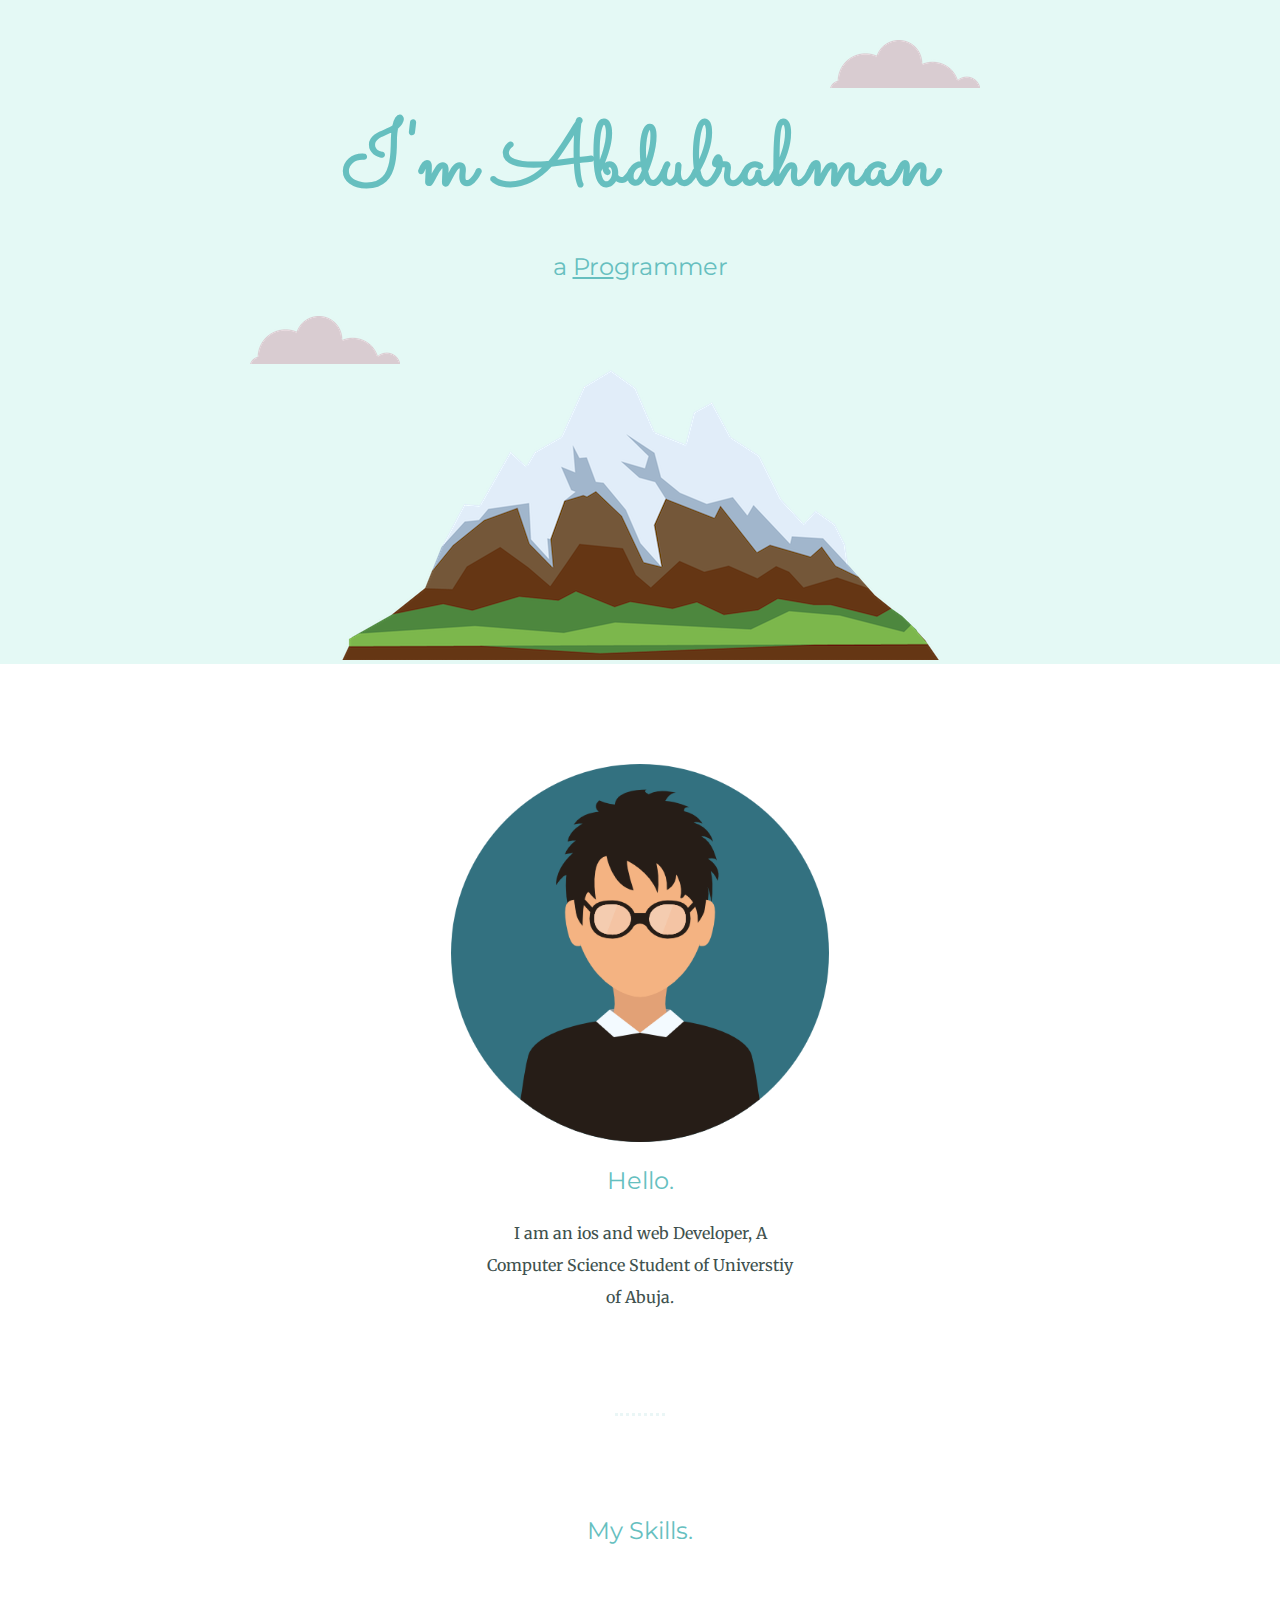
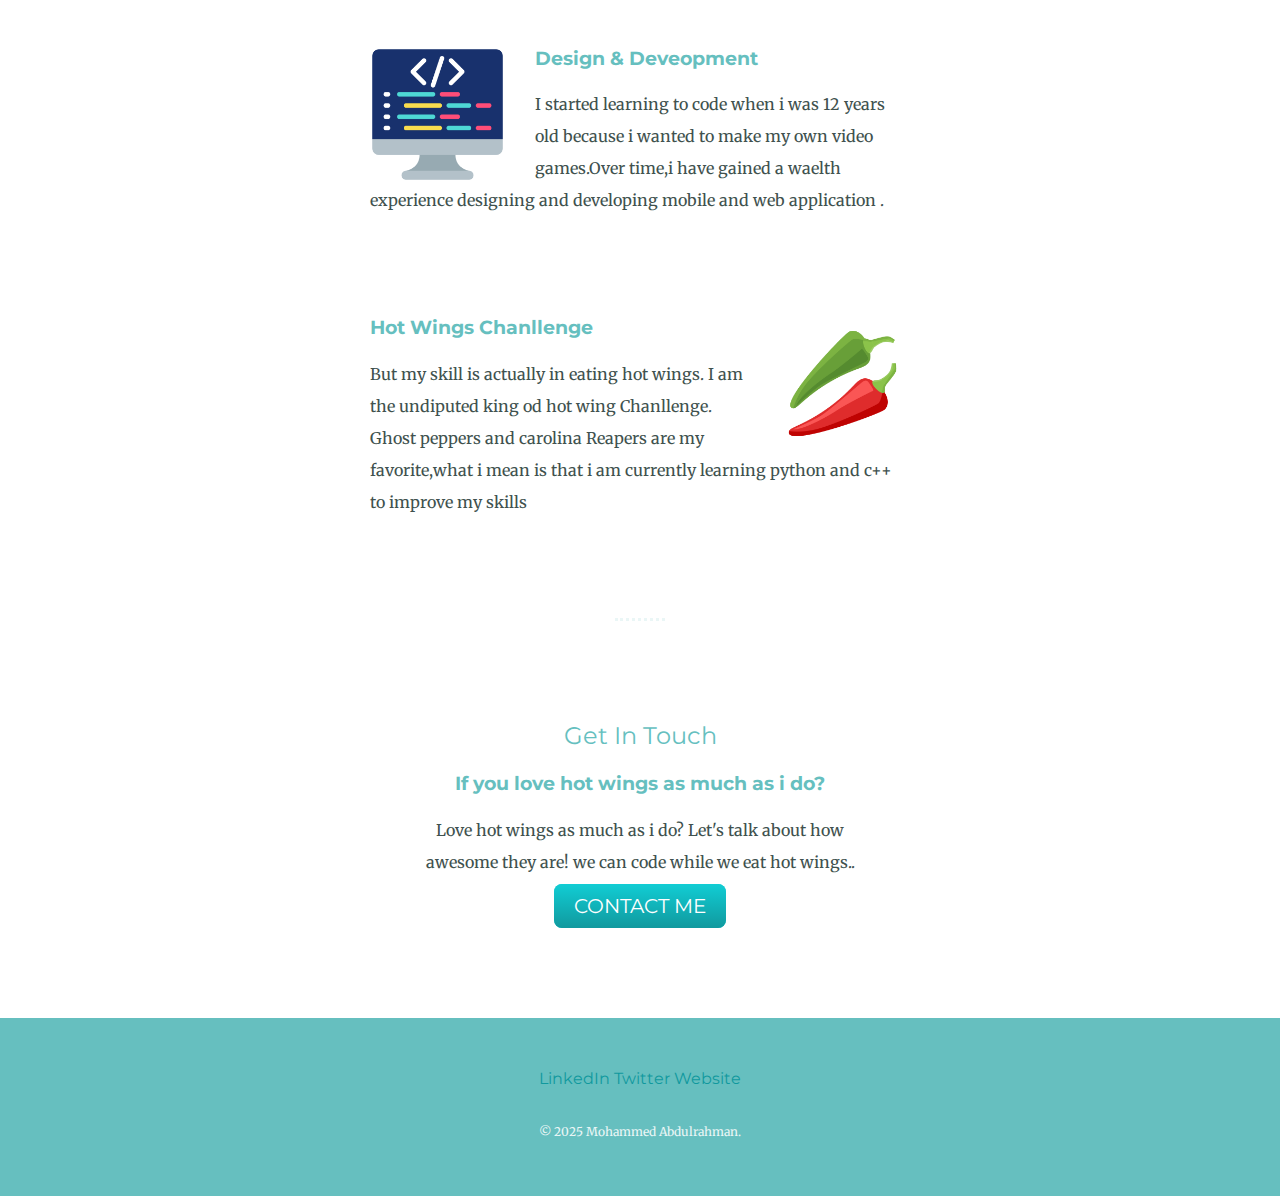
<file: project/groupB/index.html>
<!DOCTYPE html>
<html lang="en">
<head>
    <meta charset="UTF-8">
    <meta name="viewport" content="width=device-width, initial-scale=1.0">
    <title>My Portfolio</title>
    <link rel="stylesheet" href="style.css">
    <link rel="preconnect" href="https://fonts.googleapis.com">
<link rel="preconnect" href="https://fonts.gstatic.com" crossorigin>
<link href="https://fonts.googleapis.com/css2?family=Merriweather:ital,opsz,wght@0,18..144,300..900;1,18..144,300..900&family=Montserrat:ital,wght@0,100..900;1,100..900&family=Sacramento&display=swap" rel="stylesheet">

</head>
<body>
    <div class="top-container">
         <img class="top-cloud" src="images/cloud.png" alt="cloud-image-2">
          <h1>I'm Abdulrahman</h1>
        <h2>a <span class="Pro">Pro</span>grammer</h2>
        <img class="bottom-cloud" src="images/cloud.png" alt="cloud-image">
         <img src="images/mountain.png" alt="mountain">
      </div>   
       <div class="middle-container">
  <div class="profile">
    <img class="user" src="images/user.png" alt="user">
    <h2>Hello.</h2>
    <p class="intro">I am an ios and web Developer, A Computer Science Student of Universtiy of Abuja.</p>
  </div>
  <hr>
  <div class="skills">
    <h2>My Skills.</h2>
    <div class="skill-row">
      <img class="programming1" src="images/programming (1).png" alt="programming1">
      
      <h3>Design & Deveopment</h3>
      <p class="code-skill-description">I started learning to code when i was 12 years old because i wanted to make my own video games.Over time,i have gained a waelth experience designing and developing mobile and web application .</p>
    </div>
    <div class="skill-row">
      <img class="chilli" src="images/chilli.png" alt="chilli">
      <h3>Hot Wings Chanllenge</h3>
      <p class="chilli-skill-dis">But my skill is actually in eating hot wings. I am the undiputed king od hot wing Chanllenge. Ghost peppers and carolina Reapers are my favorite,what i mean is that i am currently learning python and c++ to improve my skills</p>
    </div>
  </div>
  <hr>
  <div class="contact-me">
    <h2>Get In Touch</h2>
    <h3>If you love hot wings as much as i do? </h3>
    <p>Love hot wings as much as i do? Let's talk about how awesome they are! we can code while we eat hot wings..</p>
    <a class="btn" href="mailto:rahmanmohammed2007@gmail.com">CONTACT ME</a>
  </div>
</div>


<div class="bottom-container">
  <a class="footer-link" href="https://www.linkedin.com/">LinkedIn</a>
  <a class="footer-link" href="https://twitter.com/">Twitter</a>
  <a class="footer-link" href="https://www.appbrewery.co/">Website</a>
  <p class="copyright">© 2025 Mohammed Abdulrahman.</p>
</div>

    

</body>
</html>
</file>
<file: project/groupB/style.css>
body{
    margin: 0;
    text-align: center;
    font-family: "Merriweather", serif;
    color: #40514E;
}

h1{
    margin: 0;
    font-family: "Sacramento", cursive;
    font-size: 5.625em ;
    color: #66BFBF;
    

}

h2{
     font-family: "Montserrat", sans-serif;
      color: #66BFBF;
      font-weight: normal;
      padding-bottom: 2px;
}

h3{
     font-family: "Montserrat", sans-serif;
     color: #66BFBF;
}

hr{
    border: dotted #EAF6F6;
    border-bottom: none;
    width: 4%;
    margin: 100px auto;
}

p{
    line-height: 2;
}

.top-container {
    background-color: #E4F9F5;
    position: relative;
    padding-top: 100px;
}
.middle-container{
    margin: 100px;
}

.bottom-container{
  background-color: #66BFBF;  
  padding: 50px 0 20px;
}

a{
    color:#11999E ;
    font-family: "Montserrat", sans-serif;
    margin: 10p 20px;
    text-decoration: none;
}

a:hover{
    color: #EAF6F6;
}

.copyright{
    color: #EAF6F6;
    font-size:0.75rem ;
    padding: 20px 0;
}

.Pro{
    text-decoration: underline;
}

.intro{
    width: 30%;
    margin: auto;
}

.top-cloud{
    position: absolute;
    right: 300px;
    top: 40px;
}
.bottom-cloud{
    position:absolute;
    position: absolute;
    left: 250px;
    bottom: 300px;
}

.skill-row{
    width: 50%;
    margin: 100px auto 100px auto;
    text-align:left ;
    
}
.programming1 {
    width:25%;
    float: left;
    margin-right: 30px;
}
.chilli{
    width: 25%;
    float: right;
    margin-left: 30px;
}
.user{
    width:35%;
}

.contact-me{
    width: 40%;
    margin: 40px auto 60px;
}

.btn {
  background: #11cdd4;
  background-image: -webkit-linear-gradient(top, #11cdd4, #11999e);
  background-image: -moz-linear-gradient(top, #11cdd4, #11999e);
  background-image: -ms-linear-gradient(top, #11cdd4, #11999e);
  background-image: -o-linear-gradient(top, #11cdd4, #11999e);
  background-image: linear-gradient(to bottom, #11cdd4, #11999e);
  -webkit-border-radius: 8;
  -moz-border-radius: 8;
  border-radius: 8px;
  font-family: "Montserrat", sans-serif;
  color: #ffffff;
  font-size: 20px;
  padding: 10px 20px 10px 20px;
  text-decoration: none;
}

.btn:hover {
  background: #30e3cb;
  background-image: -webkit-linear-gradient(top, #30e3cb, #2bc4ad);
  background-image: -moz-linear-gradient(top, #30e3cb, #2bc4ad);
  background-image: -ms-linear-gradient(top, #30e3cb, #2bc4ad);
  background-image: -o-linear-gradient(top, #30e3cb, #2bc4ad);
  background-image: linear-gradient(to bottom, #30e3cb, #2bc4ad);
  text-decoration: none;
}
</file>
